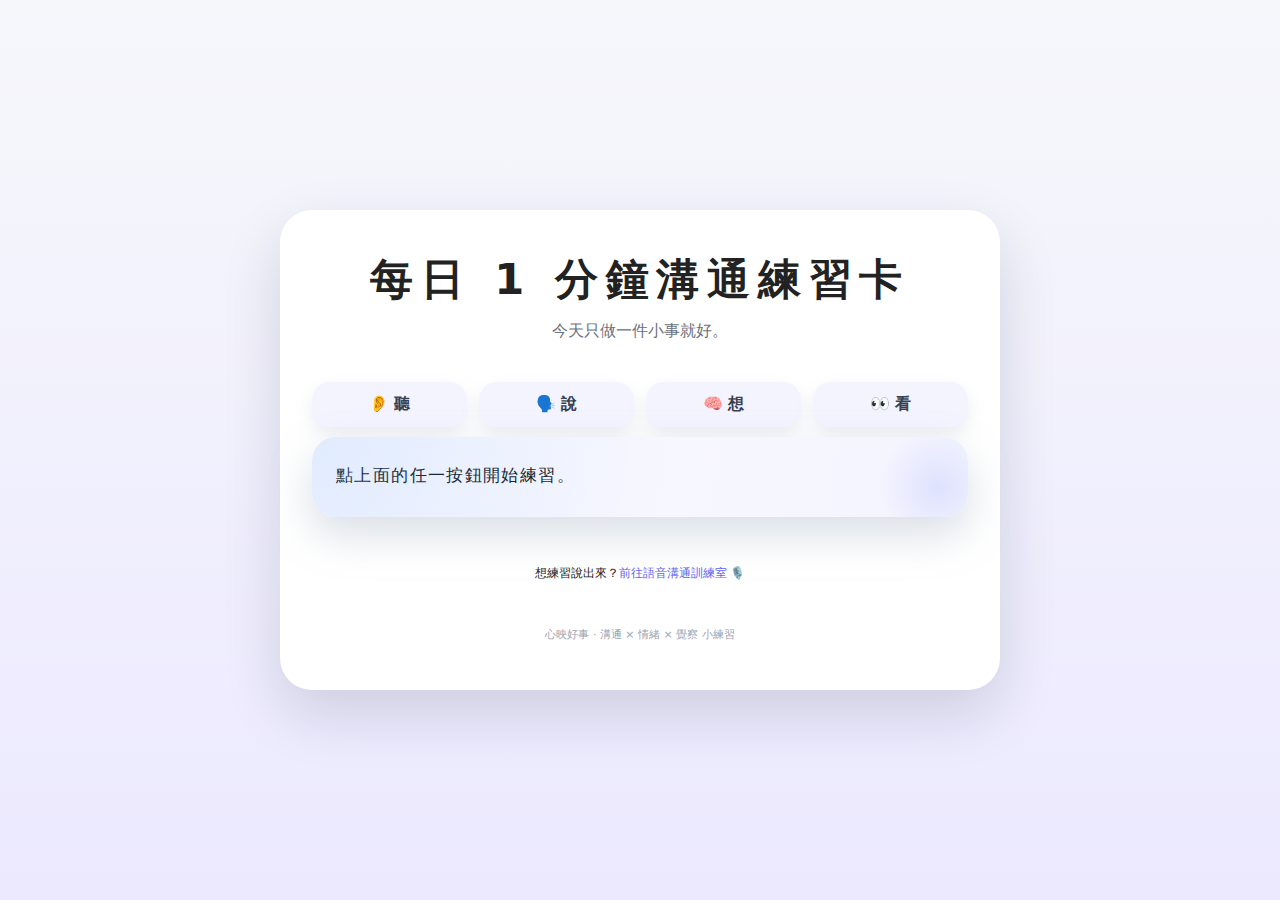
<file: index.html>
<!DOCTYPE html>
<html lang="zh-Hant">
<head>
  <meta charset="UTF-8" />
  <meta name="viewport" content="width=device-width, initial-scale=1.0" />
  <title>每日 1 分鐘溝通練習卡</title>
  <link rel="stylesheet" href="style.css" />
</head>

<body>
  <div class="app">

    <header class="app-header">
      <h1>每日 1 分鐘溝通練習卡</h1>
      <p class="subtitle">今天只做一件小事就好。</p>
    </header>

    <main>
      <section class="buttons">
        <button data-type="listen">👂 聽</button>
        <button data-type="speak">🗣️ 說</button>
        <button data-type="think">🧠 想</button>
        <button data-type="observe">👀 看</button>
      </section>

      <section class="card" id="card">
        <p class="card-hint">點上面的任一按鈕開始練習。</p>
      </section>
    </main>
    <p style="text-align:center; font-size:12px; margin-top:16px;">
      想練習說出來？<a href="voice.html" style="color:#6366f1; text-decoration:none;">前往語音溝通訓練室 🎙️</a>
    </p>

    <footer class="app-footer">
      <small>心映好事 · 溝通 × 情緒 × 覺察 小練習</small>
    </footer>
    

  </div>

  <script src="script.js"></script>
</body>
</html>
</file>
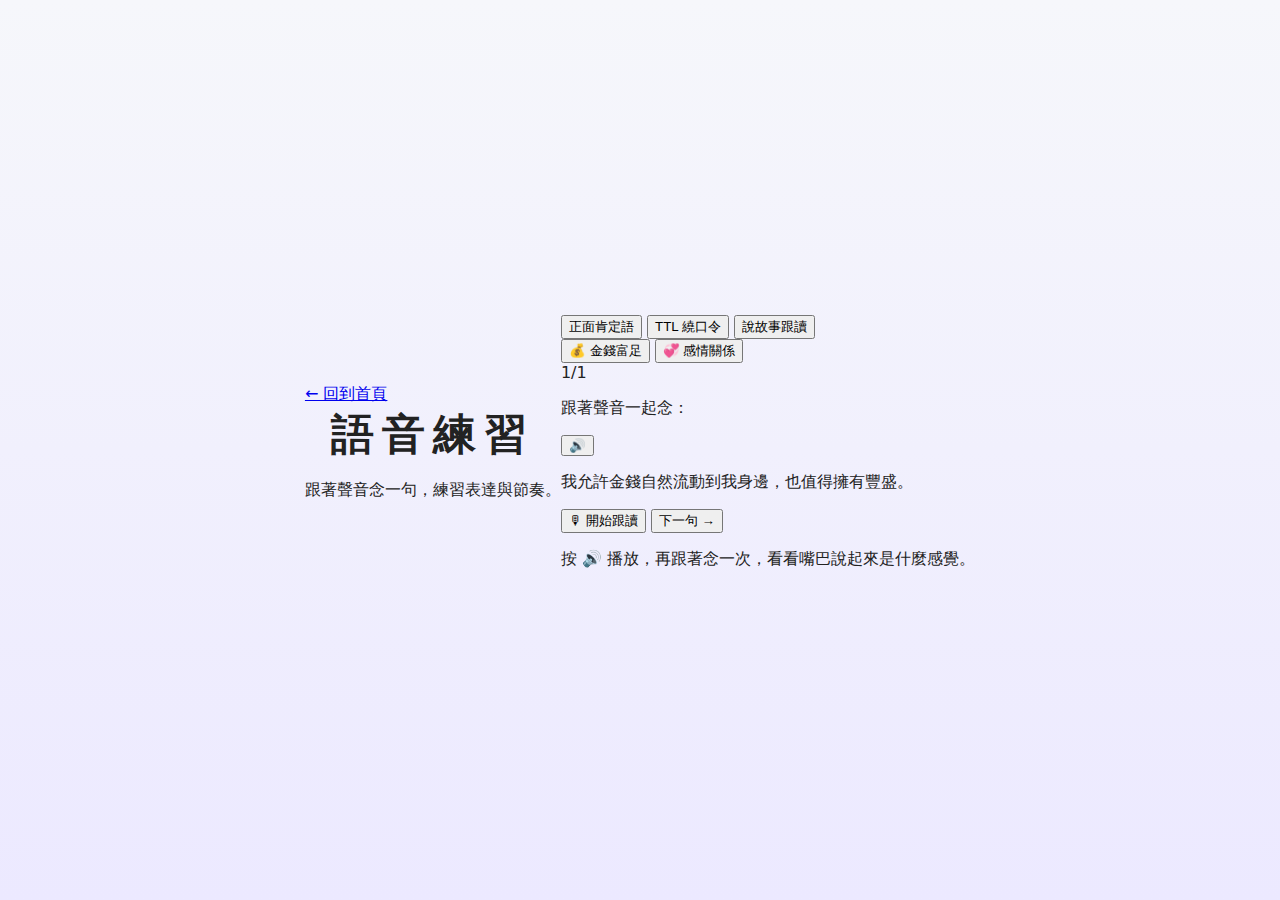
<file: voice.html>
<!DOCTYPE html>
<html lang="zh-Hant">
<head>
  <meta charset="UTF-8" />
  <meta name="viewport" content="width=device-width, initial-scale=1.0" />
  <title>語音練習｜溝通訓練卡</title>
  <link rel="stylesheet" href="style.css" />
</head>
<body class="voice-page">
  <header class="app-header">
    <a href="index.html" class="back-link">← 回到首頁</a>
    <h1>語音練習</h1>
    <p class="app-subtitle">跟著聲音念一句，練習表達與節奏。</p>
  </header>

  <main class="voice-app">
    <!-- 模式切換：肯定語 / 繞口令 / 小故事 -->
    <section class="mode-tabs" aria-label="練習模式">
      <button class="mode-tab active" data-mode="affirmation">正面肯定語</button>
      <button class="mode-tab" data-mode="tongue">TTL 繞口令</button>
      <button class="mode-tab" data-mode="story">說故事跟讀</button>
    </section>

    <!-- 肯定語：主題分類 -->
    <section class="category-bar" data-visible-for="affirmation">
      <button class="category-pill active" data-category="money">💰 金錢富足</button>
      <button class="category-pill" data-category="love">💞 感情關係</button>
      <!-- 之後可以再加：自信 / 事業 / 療癒 等 -->
    </section>

    <!-- 其他模式之後要用也可以掛自己的分類列 -->
    <section class="category-bar" data-visible-for="tongue" hidden>
      <span class="category-label">繞口令主題（之後可細分）：</span>
      <span class="category-hint">目前先隨機練習。</span>
    </section>

    <section class="category-bar" data-visible-for="story" hidden>
      <span class="category-label">小故事段落：</span>
      <span class="category-hint">會用較短的句子方便跟讀。</span>
    </section>

    <!-- 主練習卡片（共用 UI） -->
    <section class="voice-card" aria-live="polite">
      <!-- 進度條 -->
      <div class="voice-progress">
        <div class="voice-progress-bar">
          <div class="voice-progress-fill" id="progressFill"></div>
        </div>
        <span class="voice-progress-text">
          <span id="currentIndex">1</span>/<span id="totalCount">1</span>
        </span>
      </div>

      <!-- 模式提醒 -->
      <p class="voice-hint" id="modeHint">跟著聲音一起念：</p>

      <!-- 句子本體 -->
      <div class="voice-sentence-bubble">
        <button id="playBtn" class="icon-btn" aria-label="播放語音">
          🔊
        </button>
        <p id="sentenceText" class="voice-sentence">
          輕輕深呼吸，準備開始練習。
        </p>
      </div>

      <!-- 操作：錄音＋下一句 -->
      <div class="voice-actions">
        <button id="recordBtn" class="primary-btn">
          🎙 開始跟讀
        </button>
        <button id="nextBtn" class="ghost-btn">
          下一句 →
        </button>
      </div>

      <!-- 回饋訊息 -->
      <p id="feedback" class="voice-feedback">
        按 🔊 播放，再跟著念一次，看看嘴巴說起來是什麼感覺。
      </p>

      <!-- 系統提示（例如瀏覽器不支援語音辨識）-->
      <p id="systemNotice" class="voice-system-notice"></p>
    </section>
  </main>

  <script src="voice.js"></script>
</body>
</html>
</file>
<file: style.css>
/* 全域設定 */
*,
*::before,
*::after {
  box-sizing: border-box;
}

html,
body {
  margin: 0;
  padding: 0;
}

/* 背景 & 版面配置 */
body {
  font-family: -apple-system, BlinkMacSystemFont, "Noto Sans TC", system-ui,
    sans-serif;
  background: linear-gradient(180deg, #f6f7fb, #ece9ff);
  min-height: 100vh;
  display: flex;
  align-items: center;
  justify-content: center;
  color: #222;
}

/* 主卡片容器 */
.app {
  background: #ffffff;
  width: min(720px, 100%);
  margin: 24px;
  padding: 40px 32px 48px;
  border-radius: 32px;
  box-shadow: 0 24px 60px rgba(15, 23, 42, 0.14);
  display: flex;
  flex-direction: column;
  gap: 32px;
}

/* 標題區 */
.app-header h1 {
  font-size: clamp(1.9rem, 2.4vw + 1.2rem, 2.7rem);
  letter-spacing: 0.18em;
  text-align: center;
  margin: 0 0 12px;
}

.subtitle {
  margin: 0;
  text-align: center;
  font-size: 0.98rem;
  color: #6b7280;
}

/* 按鈕列 */
.buttons {
  display: grid;
  grid-template-columns: repeat(4, minmax(0, 1fr));
  gap: 12px;
  margin-top: 8px;
}

.buttons button {
  border: none;
  border-radius: 18px;
  padding: 12px 10px;
  font-size: 1rem;
  font-weight: 600;
  background: #f3f4ff;
  color: #374151;
  display: flex;
  align-items: center;
  justify-content: center;
  gap: 6px;
  cursor: pointer;
  box-shadow: 0 8px 18px rgba(148, 163, 184, 0.18);
  transition: transform 0.12s ease, box-shadow 0.12s ease,
    background 0.15s ease, color 0.15s ease;
}

.buttons button span {
  display: inline-block;
}

/* 按鈕 hover / active 效果 */
.buttons button:hover {
  transform: translateY(-1px);
  box-shadow: 0 14px 26px rgba(148, 163, 184, 0.24);
  background: #e5e7ff;
}

.buttons button:active {
  transform: translateY(1px) scale(0.98);
  box-shadow: 0 6px 12px rgba(148, 163, 184, 0.2);
}

/* 目前選中的按鈕（可以在 JS 裡加上 .active） */
.buttons button.active {
  background: linear-gradient(135deg, #4f46e5, #6366f1);
  color: #ffffff;
  box-shadow: 0 16px 32px rgba(79, 70, 229, 0.32);
}

/* 練習卡片區 */
.card {
  margin-top: 10px;
  border-radius: 24px;
  padding: 24px 24px 26px;
  background: radial-gradient(circle at top left, #fdfbff, #f3f4ff);
  box-shadow: 0 18px 42px rgba(148, 163, 184, 0.35);
  position: relative;
  overflow: hidden;
}

/* 卡片上方的小標籤（如果有 .card-hint） */
.card-hint {
  margin: 0 0 10px;
  font-size: 0.88rem;
  letter-spacing: 0.08em;
  text-transform: uppercase;
  color: #9ca3af;
}

/* 主要練習文字 */
.card p {
  margin: 0;
  font-size: 1.08rem;
  line-height: 1.7;
  color: #111827;
}

/* 卡片左上角的小裝飾 */
.card::before {
  content: "";
  position: absolute;
  inset: 0;
  background: radial-gradient(circle at 0 0, rgba(96, 165, 250, 0.18), transparent 55%);
  pointer-events: none;
}

/* 卡片右下角的淡淡漸層 */
.card::after {
  content: "";
  position: absolute;
  right: -40px;
  bottom: -40px;
  width: 140px;
  height: 140px;
  background: radial-gradient(circle, rgba(129, 140, 248, 0.18), transparent 60%);
  pointer-events: none;
}

/* 底部文字 */
.app-footer {
  margin-top: auto;
  text-align: center;
  font-size: 0.82rem;
  color: #9ca3af;
}

/* 手機版調整 */
@media (max-width: 640px) {
  .app {
    margin: 16px;
    padding: 28px 18px 32px;
    border-radius: 26px;
    box-shadow: 0 16px 40px rgba(15, 23, 42, 0.18);
  }

  .buttons {
    grid-template-columns: repeat(2, minmax(0, 1fr));
  }

  .buttons button {
    padding-block: 10px;
    font-size: 0.96rem;
  }

  .card {
    padding: 20px 18px 22px;
  }

  .card p {
    font-size: 1rem;
  }
}
</file>
